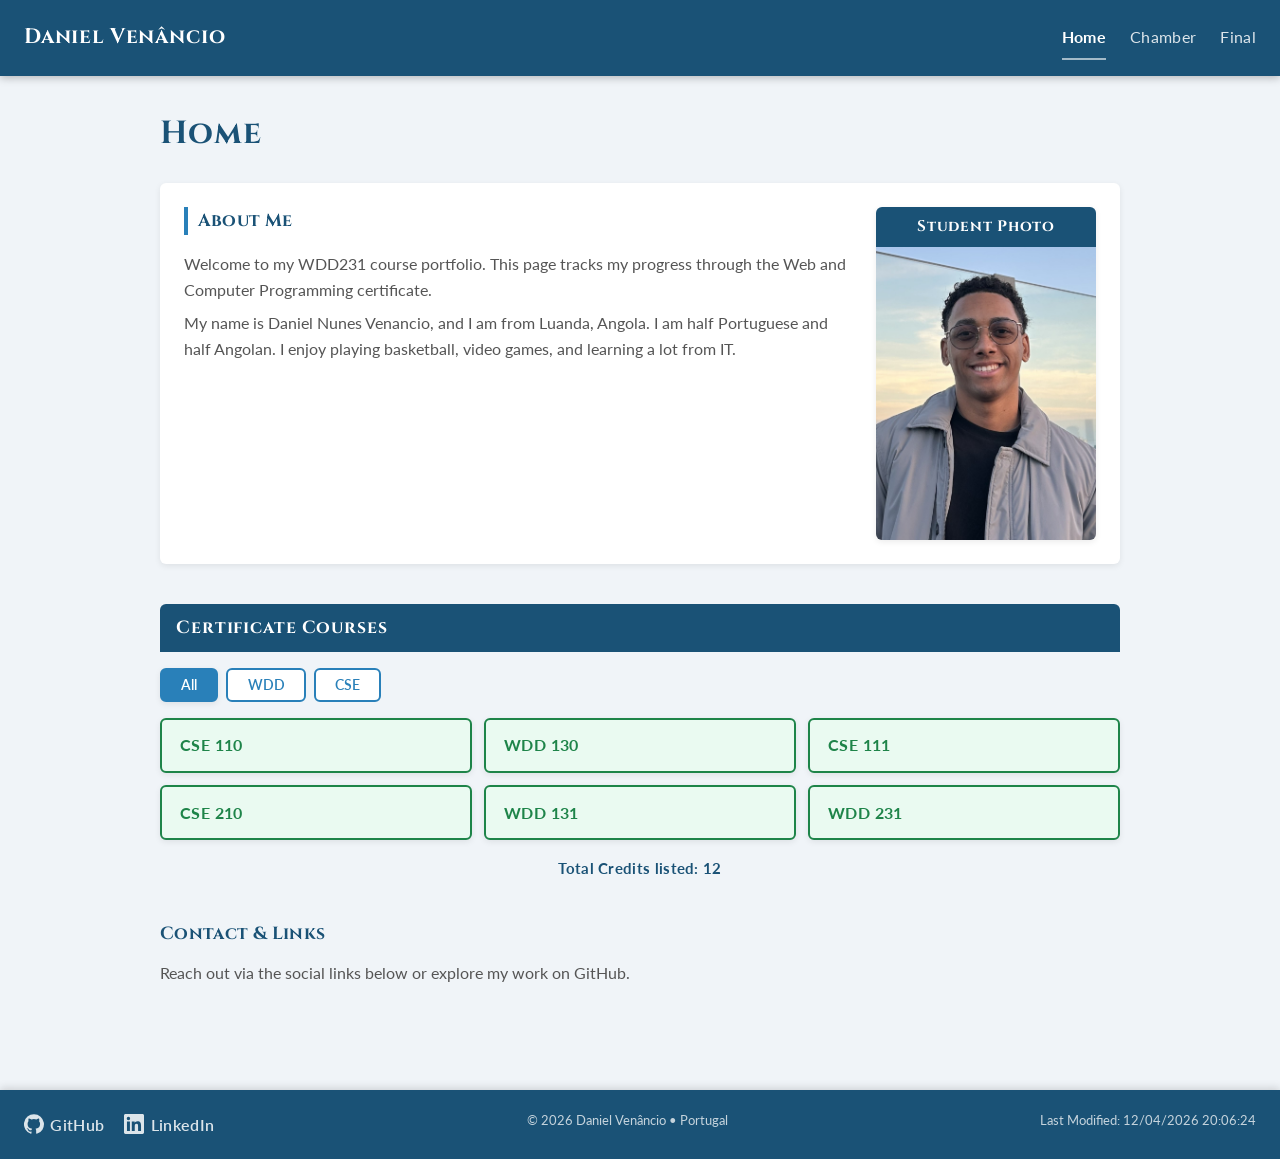
<file: index.html>
<!DOCTYPE html>
<html lang="en">
<head>
  <meta charset="UTF-8" />
  <meta name="viewport" content="width=device-width, initial-scale=1.0" />
  <meta name="description" content="Daniel's WDD231 course home page showcasing web development progress and course certificates." />
  <meta name="author" content="Daniel" />
  <title>WDD231 | Daniel's Course Home</title>

  <link rel="preconnect" href="https://fonts.googleapis.com" />
  <link rel="preconnect" href="https://fonts.gstatic.com" crossorigin />
  <link href="https://fonts.googleapis.com/css2?family=Cinzel:wght@400;700&family=Lato:wght@300;400;700&display=swap" rel="stylesheet" />

  <link rel="stylesheet" href="styles/small.css" />
  <link rel="stylesheet" href="styles/larger.css" />

  <script src="scripts/navigation.js" defer></script>
  <script src="scripts/date.js" defer></script>
  <script src="scripts/course.js" defer></script>
</head>
<body>

  <header>
    <div class="header-brand">
      <span class="site-name">Daniel Venâncio</span>
    </div>
    <button id="hamburger" aria-label="Toggle navigation" aria-expanded="false">&#9776;</button>
    <nav id="primary-nav">
      <ul>
        <li><a href="index.html" class="active">Home</a></li>
        <li><a href="chamber/directory.html">Chamber</a></li>
        <li><a href="#">Final</a></li>
      </ul>
    </nav>
  </header>

  <main>
    <h1>Home</h1>

    <section class="intro-section">
      <div class="about-text">
        <h2>About Me</h2>
        <p>Welcome to my WDD231 course portfolio. This page tracks my progress through the Web and Computer Programming certificate.</p>
        <p>My name is Daniel Nunes Venancio, and I am from Luanda, Angola. I am half Portuguese and half Angolan. I enjoy playing basketball, video games, and learning a lot from IT.</p>
      </div>
      <div class="student-photo">
        <h2>Student Photo</h2>
        <img src="images/profile.jpeg" alt="Daniel Venâncio" />
      </div>
    </section>

    <section class="courses-section">
      <h2>Certificate Courses</h2>

      <div class="filter-buttons">
        <button class="filter-btn active" data-filter="all">All</button>
        <button class="filter-btn" data-filter="WDD">WDD</button>
        <button class="filter-btn" data-filter="CSE">CSE</button>
      </div>

      <div id="course-cards" class="course-grid"></div>
      <p class="credit-total">Total Credits listed: <span id="credit-count"></span></p>
    </section>

    <section class="contact-section">
      <h2>Contact & Links</h2>
      <p>Reach out via the social links below or explore my work on GitHub.</p>
    </section>
  </main>

  <footer>
    <div class="footer-social">
      <a href="https://github.com/Daniboy1102" target="_blank" rel="noopener" aria-label="GitHub">
        <svg viewBox="0 0 24 24" xmlns="http://www.w3.org/2000/svg" aria-hidden="true"><path d="M12 .3a12 12 0 0 0-3.8 23.4c.6.1.8-.3.8-.6v-2c-3.3.7-4-1.6-4-1.6-.5-1.4-1.3-1.8-1.3-1.8-1.1-.7.1-.7.1-.7 1.2.1 1.8 1.2 1.8 1.2 1 1.8 2.8 1.3 3.5 1 .1-.8.4-1.3.7-1.6-2.7-.3-5.5-1.3-5.5-5.9 0-1.3.5-2.4 1.2-3.2-.1-.3-.5-1.5.1-3.2 0 0 1-.3 3.3 1.2a11.5 11.5 0 0 1 6 0C17 5.1 18 5.4 18 5.4c.7 1.7.2 2.9.1 3.2.8.8 1.2 1.9 1.2 3.2 0 4.6-2.8 5.6-5.5 5.9.4.4.8 1.1.8 2.2v3.3c0 .3.2.7.8.6A12 12 0 0 0 12 .3"/></svg>
        GitHub
      </a>
      <a href="https://www.linkedin.com/in/daniel-venâncio-1ba6021aa" target="_blank" rel="noopener" aria-label="LinkedIn">
        <svg viewBox="0 0 24 24" xmlns="http://www.w3.org/2000/svg" aria-hidden="true"><path d="M20.447 20.452h-3.554v-5.569c0-1.328-.027-3.037-1.852-3.037-1.853 0-2.136 1.445-2.136 2.939v5.667H9.351V9h3.414v1.561h.046c.477-.9 1.637-1.85 3.37-1.85 3.601 0 4.267 2.37 4.267 5.455v6.286zM5.337 7.433a2.062 2.062 0 0 1-2.063-2.065 2.064 2.064 0 1 1 2.063 2.065zm1.782 13.019H3.555V9h3.564v11.452zM22.225 0H1.771C.792 0 0 .774 0 1.729v20.542C0 23.227.792 24 1.771 24h20.451C23.2 24 24 23.227 24 22.271V1.729C24 .774 23.2 0 22.222 0h.003z"/></svg>
        LinkedIn
      </a>
    </div>

    <div class="footer-info">
      <p>&copy; <span id="currentyear"></span> Daniel Venâncio &bull; Portugal</p>
    </div>

    <div class="footer-modified">
      <p id="lastModified"></p>
    </div>
  </footer>

</body>
</html>
</file>
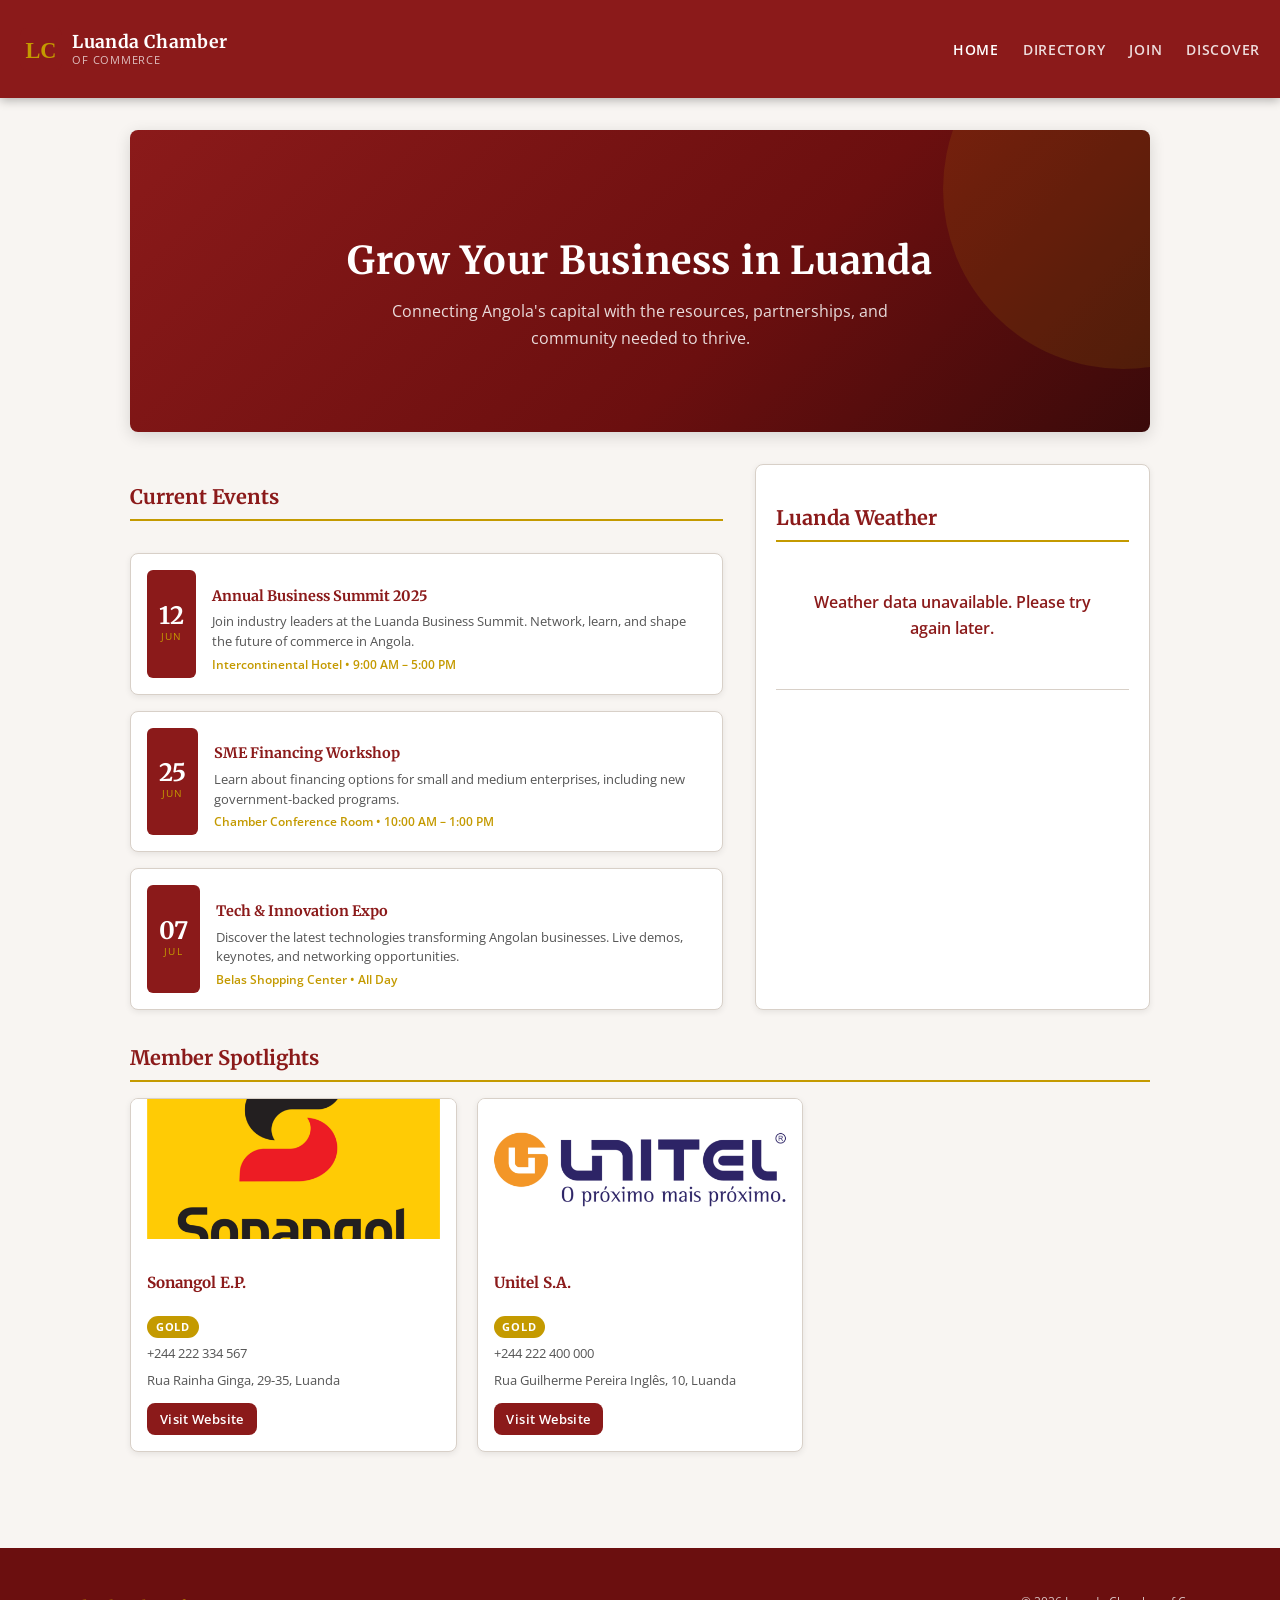
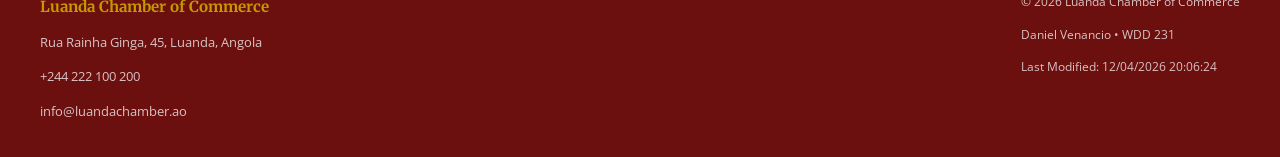
<file: chamber/index.html>
<!DOCTYPE html>
<html lang="en">
<head>
  <meta charset="UTF-8" />
  <meta name="viewport" content="width=device-width, initial-scale=1.0" />
  <meta name="description" content="Welcome to the Luanda Chamber of Commerce — supporting business growth and economic development in Luanda, Angola." />
  <meta name="author" content="Daniel Venancio" />
  <title>Home | Luanda Chamber of Commerce</title>

  <!-- Facebook Open Graph -->
  <meta property="og:title" content="Home | Luanda Chamber of Commerce" />
  <meta property="og:description" content="Welcome to the Luanda Chamber of Commerce — supporting business growth and economic development in Luanda, Angola." />
  <meta property="og:image" content="https://daniboy1102.github.io/wdd231/chamber/images/favicon.svg" />
  <meta property="og:url" content="https://daniboy1102.github.io/wdd231/chamber/index.html" />
  <meta property="og:type" content="website" />

  <link rel="icon" type="image/svg+xml" href="images/favicon.svg" />

  <link rel="preconnect" href="https://fonts.googleapis.com" />
  <link rel="preconnect" href="https://fonts.gstatic.com" crossorigin />
  <link href="https://fonts.googleapis.com/css2?family=Merriweather:wght@400;700&amp;family=Open+Sans:wght@300;400;600&amp;display=swap" rel="stylesheet" />

  <link rel="stylesheet" href="styles/normalize.css" />
  <link rel="stylesheet" href="styles/small.css" />
  <link rel="stylesheet" href="styles/larger.css" />

  <script src="scripts/navigation.js" defer></script>
  <script src="scripts/date.js" defer></script>
  <script src="scripts/home.js" defer></script>
</head>
<body>

  <header>
    <div class="header-brand">
      <img src="images/favicon.svg" alt="Luanda Chamber of Commerce logo" class="chamber-logo" />
      <div class="brand-text">
        <span class="site-name">Luanda Chamber</span>
        <span class="site-tagline">of Commerce</span>
      </div>
    </div>
    <button id="hamburger" aria-label="Toggle navigation" aria-expanded="false">&#9776;</button>
    <nav id="primary-nav">
      <ul>
        <li><a href="index.html" class="active">Home</a></li>
        <li><a href="directory.html">Directory</a></li>
        <li><a href="join.html">Join</a></li>
        <li><a href="discover.html">Discover</a></li>
      </ul>
    </nav>
  </header>

  <main>

    <!-- HERO -->
    <section class="home-hero" aria-label="Welcome banner">
      <div class="hero-content">
        <h1>Grow Your Business in Luanda</h1>
        <p>Connecting Angola's capital with the resources, partnerships, and community needed to thrive.</p>
      </div>
    </section>

    <!-- side by side-->
    <div class="home-grid">

      <section class="home-events" aria-label="Current Events">
        <h2 class="section-title">Current Events</h2>
        <article class="event-card">
          <div class="event-date">
            <span class="event-day">12</span>
            <span class="event-month">JUN</span>
          </div>
          <div class="event-info">
            <h3>Annual Business Summit 2025</h3>
            <p>Join industry leaders at the Luanda Business Summit. Network, learn, and shape the future of commerce in Angola.</p>
            <p class="event-meta">Intercontinental Hotel &bull; 9:00 AM – 5:00 PM</p>
          </div>
        </article>
        <article class="event-card">
          <div class="event-date">
            <span class="event-day">25</span>
            <span class="event-month">JUN</span>
          </div>
          <div class="event-info">
            <h3>SME Financing Workshop</h3>
            <p>Learn about financing options for small and medium enterprises, including new government-backed programs.</p>
            <p class="event-meta">Chamber Conference Room &bull; 10:00 AM – 1:00 PM</p>
          </div>
        </article>
        <article class="event-card">
          <div class="event-date">
            <span class="event-day">07</span>
            <span class="event-month">JUL</span>
          </div>
          <div class="event-info">
            <h3>Tech &amp; Innovation Expo</h3>
            <p>Discover the latest technologies transforming Angolan businesses. Live demos, keynotes, and networking opportunities.</p>
            <p class="event-meta">Belas Shopping Center &bull; All Day</p>
          </div>
        </article>
      </section>

      <section class="home-weather" aria-label="Local Weather">
        <h2 class="section-title">Luanda Weather</h2>
        <div id="weather-current" class="weather-current">
          <p class="weather-loading">Loading weather data…</p>
        </div>
        <div id="weather-forecast" class="weather-forecast"></div>
      </section>

    </div>

    <!-- SPOTLIGHTS -->
    <section class="home-spotlights" aria-label="Member Spotlights">
      <h2 class="section-title">Member Spotlights</h2>
      <div id="spotlights-display" class="spotlights-grid">
        <p class="weather-loading">Loading spotlights…</p>
      </div>
    </section>

  </main>

  <footer>
    <div class="footer-contact">
      <h3>Luanda Chamber of Commerce</h3>
      <p>Rua Rainha Ginga, 45, Luanda, Angola</p>
      <p>+244 222 100 200</p>
      <p>info@luandachamber.ao</p>
    </div>

    <div class="footer-info">
      <p>&copy; <span id="currentyear"></span> Luanda Chamber of Commerce</p>
      <p>Daniel Venancio &bull; WDD 231</p>
      <p id="lastModified"></p>
    </div>
  </footer>

</body>
</html>
</file>
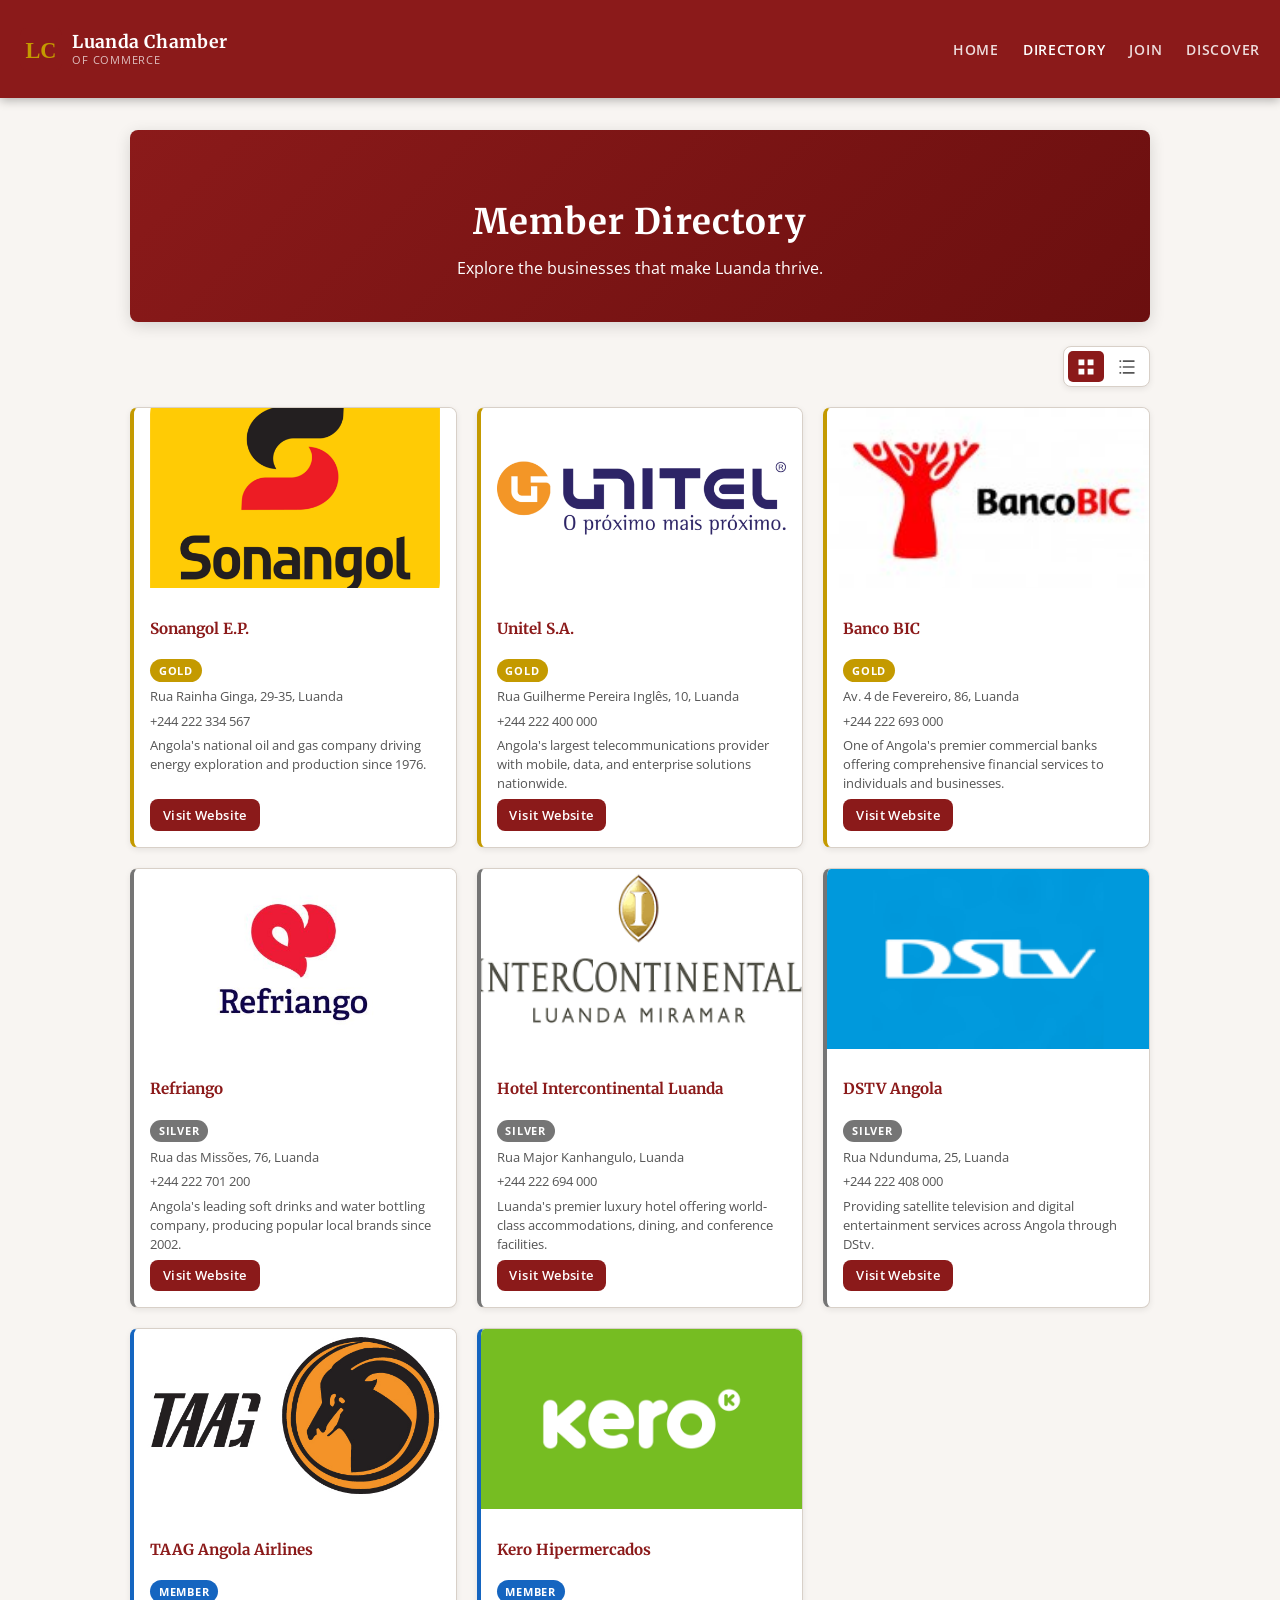
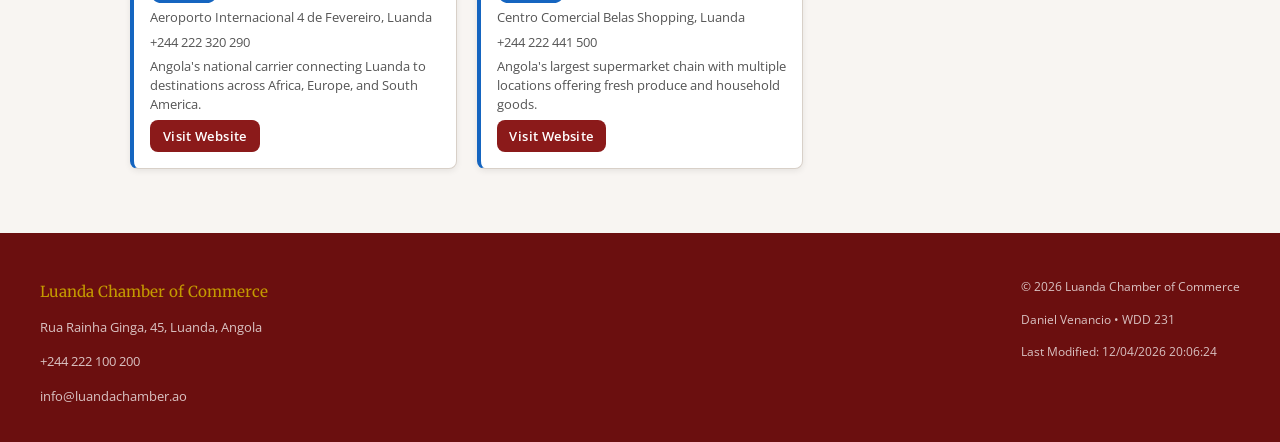
<file: chamber/directory.html>
<!DOCTYPE html>
<html lang="en">
<head>
  <meta charset="UTF-8" />
  <meta name="viewport" content="width=device-width, initial-scale=1.0" />
  <meta name="description" content="Browse member businesses of the Luanda Chamber of Commerce. Find local services, contacts, and resources for businesses in Luanda, Angola." />
  <meta name="author" content="Daniel Venancio" />
  <title>Member Directory | Luanda Chamber of Commerce</title>

  <!-- Facebook Open Graph -->
  <meta property="og:title" content="Member Directory | Luanda Chamber of Commerce" />
  <meta property="og:description" content="Browse member businesses of the Luanda Chamber of Commerce. Find local services, contacts, and resources for businesses in Luanda, Angola." />
  <meta property="og:image" content="https://daniboy1102.github.io/wdd231/chamber/images/favicon.svg" />
  <meta property="og:url" content="https://daniboy1102.github.io/wdd231/chamber/directory.html" />
  <meta property="og:type" content="website" />

  <link rel="icon" type="image/svg+xml" href="images/favicon.svg" />

  <link rel="preconnect" href="https://fonts.googleapis.com" />
  <link rel="preconnect" href="https://fonts.gstatic.com" crossorigin />
  <link href="https://fonts.googleapis.com/css2?family=Merriweather:wght@400;700&amp;family=Open+Sans:wght@300;400;600&amp;display=swap" rel="stylesheet" />

  <link rel="stylesheet" href="styles/normalize.css" />
  <link rel="stylesheet" href="styles/small.css" />
  <link rel="stylesheet" href="styles/larger.css" />

  <script src="scripts/navigation.js" defer></script>
  <script src="scripts/date.js" defer></script>
  <script src="scripts/directory.js" defer></script>
</head>
<body>

  <header>
    <div class="header-brand">
      <img src="images/favicon.svg" alt="Luanda Chamber of Commerce logo" class="chamber-logo" />
      <div class="brand-text">
        <span class="site-name">Luanda Chamber</span>
        <span class="site-tagline">of Commerce</span>
      </div>
    </div>
    <button id="hamburger" aria-label="Toggle navigation" aria-expanded="false">&#9776;</button>
    <nav id="primary-nav">
      <ul>
        <li><a href="index.html">Home</a></li>
        <li><a href="directory.html" class="active">Directory</a></li>
        <li><a href="join.html">Join</a></li>
        <li><a href="discover.html">Discover</a></li>
      </ul>
    </nav>
  </header>

  <main>
    <section class="directory-hero">
      <h1>Member Directory</h1>
      <p>Explore the businesses that make Luanda thrive.</p>
    </section>

    <section class="directory-controls" aria-label="View options">
      <div class="view-toggle">
        <button id="grid-btn" class="view-btn active" aria-label="Grid view" title="Grid view">
          <svg viewBox="0 0 24 24" xmlns="http://www.w3.org/2000/svg" aria-hidden="true">
            <path d="M3 3h7v7H3V3zm0 11h7v7H3v-7zm11-11h7v7h-7V3zm0 11h7v7h-7v-7z"/>
          </svg>
        </button>
        <button id="list-btn" class="view-btn" aria-label="List view" title="List view">
          <svg viewBox="0 0 24 24" xmlns="http://www.w3.org/2000/svg" aria-hidden="true">
            <path d="M3 4h2v2H3V4zm4 0h14v2H7V4zm-4 7h2v2H3v-2zm4 0h14v2H7v-2zm-4 7h2v2H3v-2zm4 0h14v2H7v-2z"/>
          </svg>
        </button>
      </div>
    </section>

    <div id="members-display" class="members-grid"></div>
  </main>

  <footer>
    <div class="footer-contact">
      <p class="footer-heading">Luanda Chamber of Commerce</p>
      <p>Rua Rainha Ginga, 45, Luanda, Angola</p>
      <p>+244 222 100 200</p>
      <p>info@luandachamber.ao</p>
    </div>

    <div class="footer-info">
      <p>&copy; <span id="currentyear"></span> Luanda Chamber of Commerce</p>
      <p>Daniel Venancio &bull; WDD 231</p>
      <p id="lastModified"></p>
    </div>
  </footer>

</body>
</html>
</file>
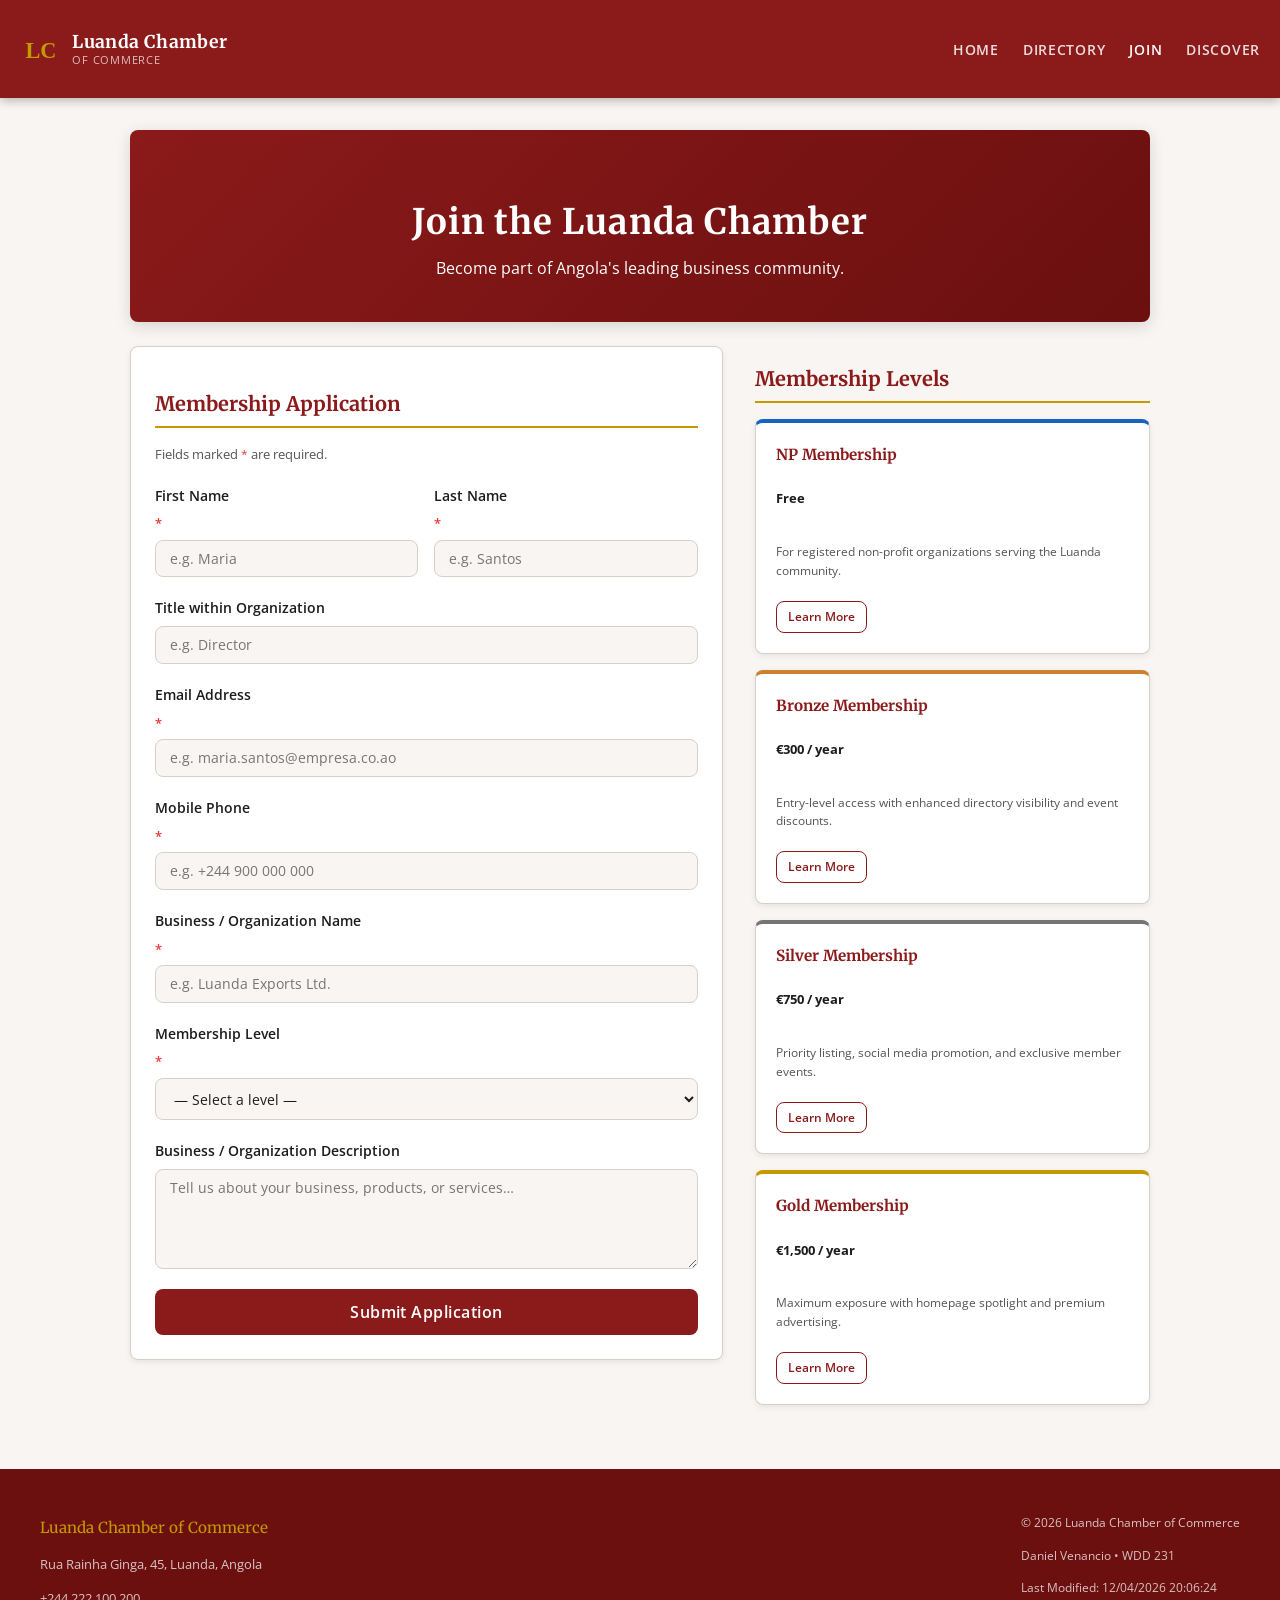
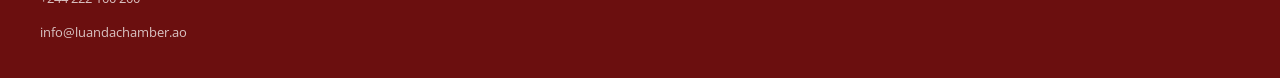
<file: chamber/join.html>
<!DOCTYPE html>
<html lang="en">
<head>
  <meta charset="UTF-8" />
  <meta name="viewport" content="width=device-width, initial-scale=1.0" />
  <meta name="description" content="Apply to join the Luanda Chamber of Commerce. Choose a membership level and become part of Angola's leading business community." />
  <meta name="author" content="Daniel Venancio" />
  <title>Join | Luanda Chamber of Commerce</title>

  <!-- Facebook Open Graph -->
  <meta property="og:title" content="Join | Luanda Chamber of Commerce" />
  <meta property="og:description" content="Apply to join the Luanda Chamber of Commerce and access exclusive business resources, networking, and promotion opportunities." />
  <meta property="og:image" content="https://daniboy1102.github.io/wdd231/chamber/images/favicon.svg" />
  <meta property="og:url" content="https://daniboy1102.github.io/wdd231/chamber/join.html" />
  <meta property="og:type" content="website" />

  <link rel="icon" type="image/svg+xml" href="images/favicon.svg" />

  <link rel="preconnect" href="https://fonts.googleapis.com" />
  <link rel="preconnect" href="https://fonts.gstatic.com" crossorigin />
  <link href="https://fonts.googleapis.com/css2?family=Merriweather:wght@400;700&amp;family=Open+Sans:wght@300;400;600&amp;display=swap" rel="stylesheet" />

  <link rel="stylesheet" href="styles/normalize.css" />
  <link rel="stylesheet" href="styles/small.css" />
  <link rel="stylesheet" href="styles/larger.css" />

  <script src="scripts/navigation.js" defer></script>
  <script src="scripts/date.js" defer></script>
  <script src="scripts/join.js" defer></script>
</head>
<body>

  <header>
    <div class="header-brand">
      <img src="images/favicon.svg" alt="Luanda Chamber of Commerce logo" class="chamber-logo" />
      <div class="brand-text">
        <span class="site-name">Luanda Chamber</span>
        <span class="site-tagline">of Commerce</span>
      </div>
    </div>
    <button id="hamburger" aria-label="Toggle navigation" aria-expanded="false">&#9776;</button>
    <nav id="primary-nav">
      <ul>
        <li><a href="index.html">Home</a></li>
        <li><a href="directory.html">Directory</a></li>
        <li><a href="join.html" class="active">Join</a></li>
        <li><a href="discover.html">Discover</a></li>
      </ul>
    </nav>
  </header>

  <main>

    <!-- HERO -->
    <section class="directory-hero" aria-label="Join page banner">
      <h1>Join the Luanda Chamber</h1>
      <p>Become part of Angola's leading business community.</p>
    </section>

    <!-- FORM + MEMBERSHIP CARDS -->
    <div class="join-layout">

      <!-- MEMBERSHIP APPLICATION FORM -->
      <section class="join-form-section" aria-label="Membership application form">
        <h2 class="section-title">Membership Application</h2>
        <p class="form-note">Fields marked <span class="required-mark">*</span> are required.</p>

        <form action="thankyou.html" method="get" id="join-form">

          <!-- First Name + Last Name -->
          <div class="form-row">
            <div class="form-group">
              <label>
                First Name <span class="required-mark">*</span>
                <input
                  type="text"
                  name="first-name"
                  title="Enter your first name"
                  autocomplete="given-name"
                  placeholder="e.g. Maria"
                  required
                />
              </label>
            </div>
            <div class="form-group">
              <label>
                Last Name <span class="required-mark">*</span>
                <input
                  type="text"
                  name="last-name"
                  title="Enter your last name"
                  autocomplete="family-name"
                  placeholder="e.g. Santos"
                  required
                />
              </label>
            </div>
          </div>

          <!-- Organizational Title -->
          <div class="form-group">
            <label>
              Title within Organization
              <input
                type="text"
                name="org-title"
                title="Enter your title within the organization — letters, hyphens, and spaces only, minimum 7 characters"
                autocomplete="organization-title"
                placeholder="e.g. Director"
                pattern="[-a-zA-Z ]{7,}"
              />
            </label>
          </div>

          <!-- Email -->
          <div class="form-group">
            <label>
              Email Address <span class="required-mark">*</span>
              <input
                type="email"
                name="email"
                title="Enter a valid email address"
                autocomplete="email"
                placeholder="e.g. maria.santos@empresa.co.ao"
                required
              />
            </label>
          </div>

          <!-- Mobile Phone -->
          <div class="form-group">
            <label>
              Mobile Phone <span class="required-mark">*</span>
              <input
                type="tel"
                name="mobile-phone"
                title="Enter your mobile phone number"
                autocomplete="tel"
                placeholder="e.g. +244 900 000 000"
                required
              />
            </label>
          </div>

          <!-- Business / Organization Name -->
          <div class="form-group">
            <label>
              Business / Organization Name <span class="required-mark">*</span>
              <input
                type="text"
                name="org-name"
                title="Enter your business or organization name"
                autocomplete="organization"
                placeholder="e.g. Luanda Exports Ltd."
                required
              />
            </label>
          </div>

          <!-- Membership Level -->
          <div class="form-group">
            <label>
              Membership Level <span class="required-mark">*</span>
              <select name="membership-level" title="Select a membership level" required>
                <option value="" disabled selected>— Select a level —</option>
                <option value="np">NP Membership — Non-Profit (Free)</option>
                <option value="bronze">Bronze Membership</option>
                <option value="silver">Silver Membership</option>
                <option value="gold">Gold Membership</option>
              </select>
            </label>
          </div>

          <!-- Business Description -->
          <div class="form-group">
            <label>
              Business / Organization Description
              <textarea
                name="org-description"
                title="Briefly describe your business or organization"
                placeholder="Tell us about your business, products, or services…"
                rows="4"
              ></textarea>
            </label>
          </div>

          <!-- Hidden Timestamp -->
          <input type="hidden" name="timestamp" id="timestamp" />

          <!-- Submit -->
          <input type="submit" value="Submit Application" class="form-submit" />

        </form>
      </section>

      <!-- MEMBERSHIP LEVEL CARDS -->
      <aside class="membership-levels" aria-label="Membership level options">
        <h2 class="section-title">Membership Levels</h2>
        <div class="level-cards">

          <div class="level-card card-np">
            <h3>NP Membership</h3>
            <p class="level-fee">Free</p>
            <p class="level-tagline">For registered non-profit organizations serving the Luanda community.</p>
            <a href="#" class="modal-link" data-modal="modal-np" aria-haspopup="dialog">Learn More</a>
          </div>

          <div class="level-card card-bronze">
            <h3>Bronze Membership</h3>
            <p class="level-fee">€300 / year</p>
            <p class="level-tagline">Entry-level access with enhanced directory visibility and event discounts.</p>
            <a href="#" class="modal-link" data-modal="modal-bronze" aria-haspopup="dialog">Learn More</a>
          </div>

          <div class="level-card card-silver">
            <h3>Silver Membership</h3>
            <p class="level-fee">€750 / year</p>
            <p class="level-tagline">Priority listing, social media promotion, and exclusive member events.</p>
            <a href="#" class="modal-link" data-modal="modal-silver" aria-haspopup="dialog">Learn More</a>
          </div>

          <div class="level-card card-gold">
            <h3>Gold Membership</h3>
            <p class="level-fee">€1,500 / year</p>
            <p class="level-tagline">Maximum exposure with homepage spotlight and premium advertising.</p>
            <a href="#" class="modal-link" data-modal="modal-gold" aria-haspopup="dialog">Learn More</a>
          </div>

        </div>
      </aside>

    </div>

  </main>

  <!-- MODALS -->

  <dialog id="modal-np" aria-labelledby="modal-np-title">
    <div class="modal-header">
      <div>
        <h2 id="modal-np-title">NP Membership</h2>
        <p class="modal-fee">Free — for registered non-profit organizations</p>
      </div>
      <button class="modal-close" type="button" aria-label="Close dialog">&times;</button>
    </div>
    <div class="modal-benefits">
      <ul>
        <li>Basic business listing in the member directory</li>
        <li>Monthly chamber e-newsletter subscription</li>
        <li>Access to all public chamber events and forums</li>
        <li>Networking opportunities with member businesses</li>
        <li>Use of the "Member of Luanda Chamber" designation</li>
      </ul>
    </div>
  </dialog>

  <dialog id="modal-bronze" aria-labelledby="modal-bronze-title">
    <div class="modal-header">
      <div>
        <h2 id="modal-bronze-title">Bronze Membership</h2>
        <p class="modal-fee">€300 / year</p>
      </div>
      <button class="modal-close" type="button" aria-label="Close dialog">&times;</button>
    </div>
    <div class="modal-benefits">
      <ul>
        <li>All NP Membership benefits</li>
        <li>Enhanced directory listing with logo and photo</li>
        <li>10% discount on all chamber-hosted events</li>
        <li>Access to member-only business development workshops</li>
        <li>Quarterly recognition in the chamber newsletter</li>
        <li>Invitation to Bronze &amp; above member mixers</li>
      </ul>
    </div>
  </dialog>

  <dialog id="modal-silver" aria-labelledby="modal-silver-title">
    <div class="modal-header">
      <div>
        <h2 id="modal-silver-title">Silver Membership</h2>
        <p class="modal-fee">€750 / year</p>
      </div>
      <button class="modal-close" type="button" aria-label="Close dialog">&times;</button>
    </div>
    <div class="modal-benefits">
      <ul>
        <li>All Bronze Membership benefits</li>
        <li>Priority placement in the member directory</li>
        <li>20% discount on all chamber-hosted events</li>
        <li>Monthly social media promotion on chamber channels</li>
        <li>Access to exclusive Silver &amp; Gold networking events</li>
        <li>Annual business spotlight feature in the newsletter</li>
        <li>Complimentary table at the annual business summit</li>
      </ul>
    </div>
  </dialog>

  <dialog id="modal-gold" aria-labelledby="modal-gold-title">
    <div class="modal-header">
      <div>
        <h2 id="modal-gold-title">Gold Membership</h2>
        <p class="modal-fee">€1,500 / year</p>
      </div>
      <button class="modal-close" type="button" aria-label="Close dialog">&times;</button>
    </div>
    <div class="modal-benefits">
      <ul>
        <li>All Silver Membership benefits</li>
        <li>Rotating spotlight feature on the chamber homepage</li>
        <li>30% discount on all chamber-hosted events</li>
        <li>Weekly social media promotion on chamber channels</li>
        <li>Speaking opportunities at chamber-hosted events</li>
        <li>Premium advertising placement in chamber publications</li>
        <li>Dedicated account manager and priority support</li>
        <li>VIP access and reserved seating at the annual business summit</li>
      </ul>
    </div>
  </dialog>

  <footer>
    <div class="footer-contact">
      <p class="footer-heading">Luanda Chamber of Commerce</p>
      <p>Rua Rainha Ginga, 45, Luanda, Angola</p>
      <p>+244 222 100 200</p>
      <p>info@luandachamber.ao</p>
    </div>
    <div class="footer-info">
      <p>&copy; <span id="currentyear"></span> Luanda Chamber of Commerce</p>
      <p>Daniel Venancio &bull; WDD 231</p>
      <p id="lastModified"></p>
    </div>
  </footer>

</body>
</html>
</file>
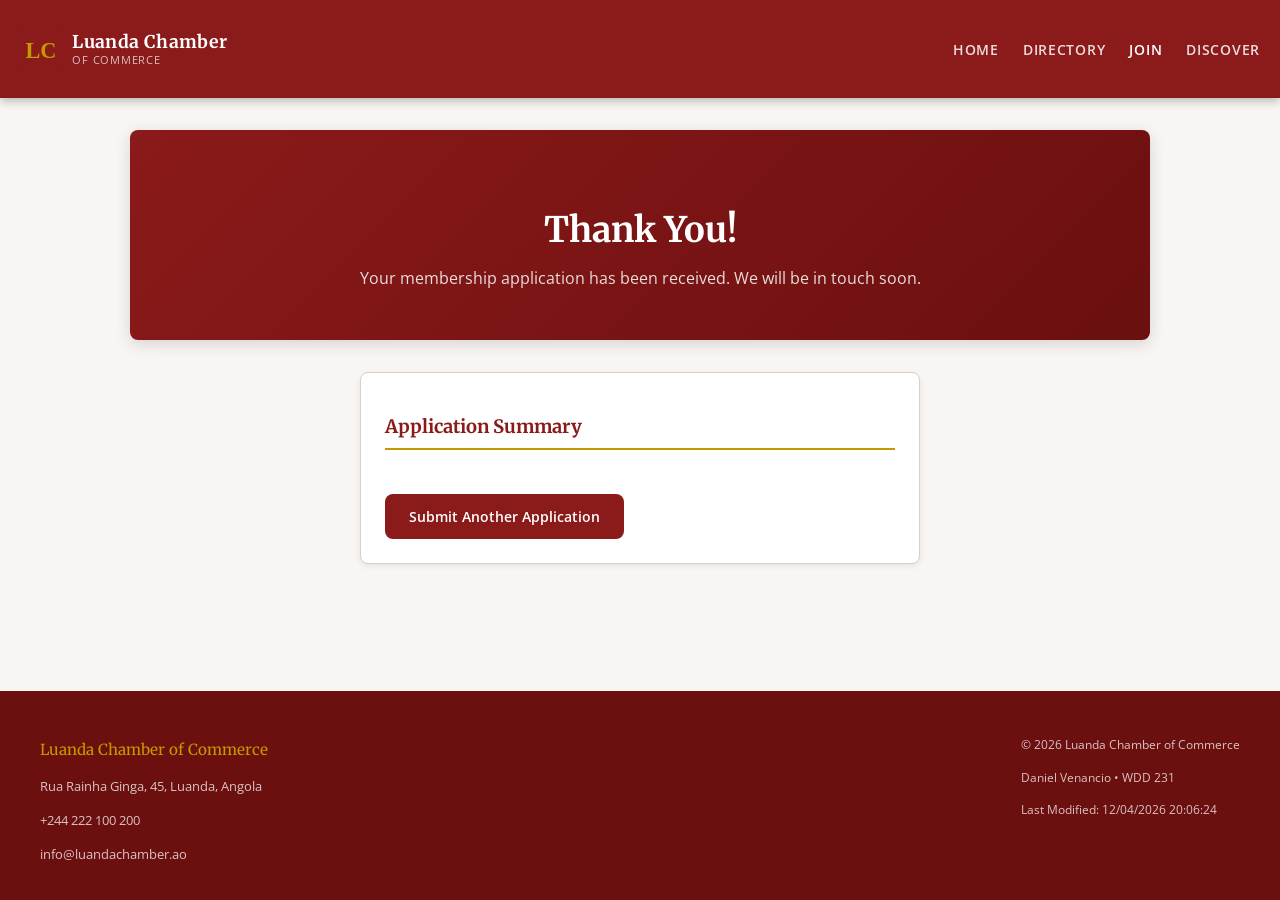
<file: chamber/thankyou.html>
<!DOCTYPE html>
<html lang="en">
<head>
  <meta charset="UTF-8" />
  <meta name="viewport" content="width=device-width, initial-scale=1.0" />
  <meta name="description" content="Thank you for applying to the Luanda Chamber of Commerce. Your application has been received." />
  <meta name="author" content="Daniel Venancio" />
  <title>Thank You | Luanda Chamber of Commerce</title>

  <link rel="icon" type="image/svg+xml" href="images/favicon.svg" />

  <link rel="preconnect" href="https://fonts.googleapis.com" />
  <link rel="preconnect" href="https://fonts.gstatic.com" crossorigin />
  <link href="https://fonts.googleapis.com/css2?family=Merriweather:wght@400;700&amp;family=Open+Sans:wght@300;400;600&amp;display=swap" rel="stylesheet" />

  <link rel="stylesheet" href="styles/normalize.css" />
  <link rel="stylesheet" href="styles/small.css" />
  <link rel="stylesheet" href="styles/larger.css" />

  <script src="scripts/navigation.js" defer></script>
  <script src="scripts/date.js" defer></script>
  <script src="scripts/thankyou.js" defer></script>
</head>
<body>

  <header>
    <div class="header-brand">
      <img src="images/favicon.svg" alt="Luanda Chamber of Commerce logo" class="chamber-logo" />
      <div class="brand-text">
        <span class="site-name">Luanda Chamber</span>
        <span class="site-tagline">of Commerce</span>
      </div>
    </div>
    <button id="hamburger" aria-label="Toggle navigation" aria-expanded="false">&#9776;</button>
    <nav id="primary-nav">
      <ul>
        <li><a href="index.html">Home</a></li>
        <li><a href="directory.html">Directory</a></li>
        <li><a href="join.html" class="active">Join</a></li>
        <li><a href="discover.html">Discover</a></li>
      </ul>
    </nav>
  </header>

  <main>

    <section class="thankyou-hero" aria-label="Thank you banner">
      <h1>Thank You!</h1>
      <p>Your membership application has been received. We will be in touch soon.</p>
    </section>

    <section class="submitted-info" aria-label="Application summary">
      <h2>Application Summary</h2>
      <div id="submitted-data">
        <!-- Populated by thankyou.js from URL parameters -->
      </div>
      <a href="join.html" class="back-link">Submit Another Application</a>
    </section>

  </main>

  <footer>
    <div class="footer-contact">
      <p class="footer-heading">Luanda Chamber of Commerce</p>
      <p>Rua Rainha Ginga, 45, Luanda, Angola</p>
      <p>+244 222 100 200</p>
      <p>info@luandachamber.ao</p>
    </div>
    <div class="footer-info">
      <p>&copy; <span id="currentyear"></span> Luanda Chamber of Commerce</p>
      <p>Daniel Venancio &bull; WDD 231</p>
      <p id="lastModified"></p>
    </div>
  </footer>

</body>
</html>
</file>
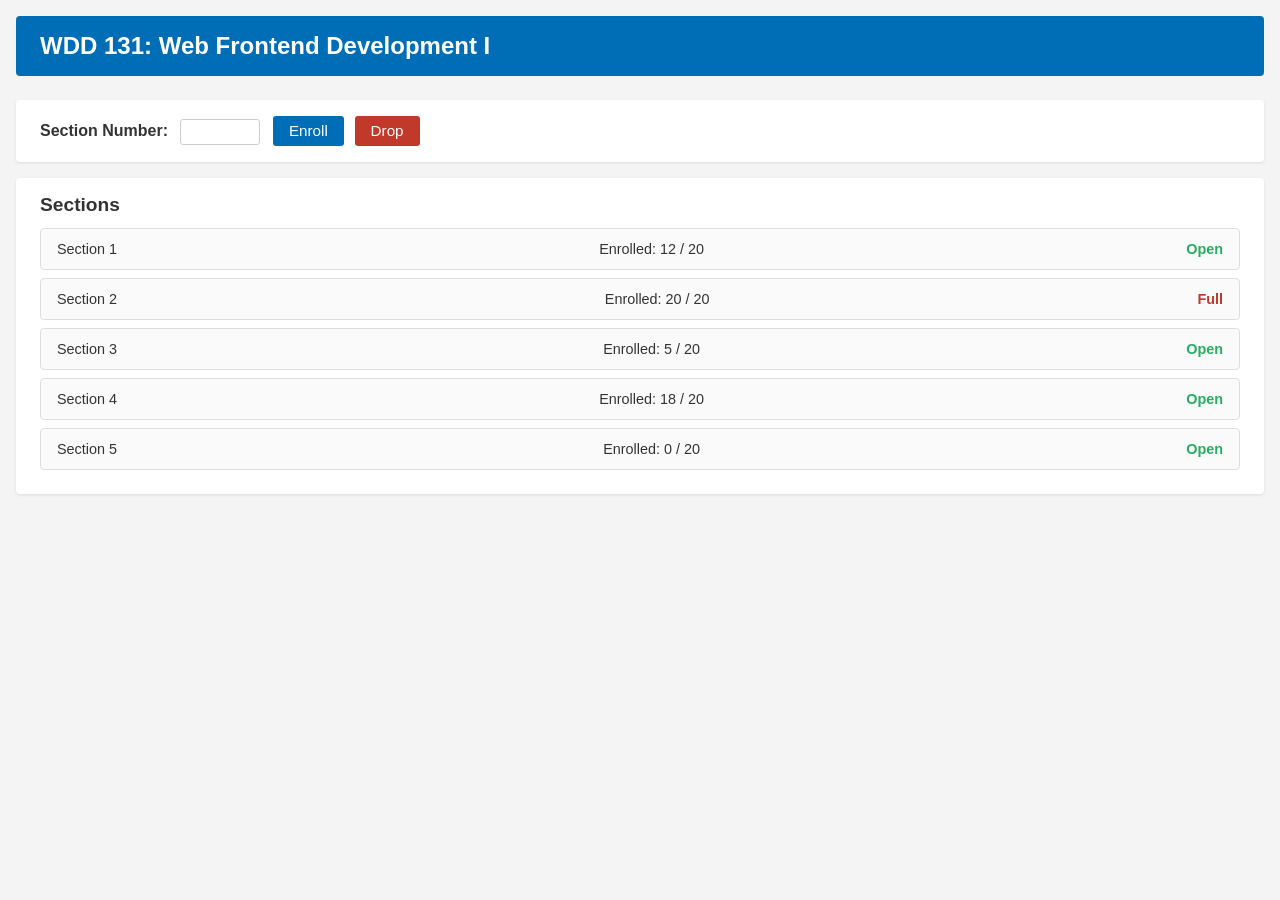
<file: W03/modules.html>
<!DOCTYPE html>
<html lang="en">
<head>
  <meta charset="UTF-8" />
  <meta name="viewport" content="width=device-width, initial-scale=1.0" />
  <title>ES Modules - Course Enrollment</title>
  <link rel="stylesheet" href="styles/modules.css" />
</head>
<body>
  <header>
    <h1 id="courseTitle"></h1>
  </header>

  <main>
    <section>
      <label for="sectionNumber">Section Number:</label>
      <input type="number" id="sectionNumber" min="1" />
      <button id="enrollStudent">Enroll</button>
      <button id="dropStudent">Drop</button>
    </section>

    <section>
      <h2>Sections</h2>
      <div id="sections"></div>
    </section>
  </main>

  <script type="module" src="scripts/modules.mjs"></script>
</body>
</html>
</file>
<file: styles/small.css>
/* === small.css — mobile-first base styles === */

:root {
  --primary: #1a5276;
  --accent: #2980b9;
  --bg: #f0f4f8;
  --white: #ffffff;
  --text: #222222;
  --text-muted: #555555;
  --completed: #1e8449;
  --font: 'Lato', sans-serif;
  --font-heading: 'Cinzel', serif;
  --shadow-sm: 0 2px 6px rgba(0, 0, 0, 0.08);
  --shadow-md: 0 4px 16px rgba(0, 0, 0, 0.12);
  --radius: 6px;
}

* {
  box-sizing: border-box;
  margin: 0;
  padding: 0;
}

body {
  font-family: var(--font);
  background-color: var(--bg);
  color: var(--text);
  line-height: 1.6;
}

/* HEADER */
header {
  background-color: var(--primary);
  color: var(--white);
  padding: 1rem 1.5rem;
  display: flex;
  align-items: center;
  justify-content: space-between;
  flex-wrap: wrap;
  box-shadow: 0 2px 8px rgba(0, 0, 0, 0.25);
}

.header-brand {
  display: flex;
  align-items: center;
  gap: 0.5rem;
}

.site-name {
  font-family: var(--font-heading);
  font-size: 1.3rem;
  font-weight: 700;
  color: var(--white);
  letter-spacing: 0.04em;
}

#hamburger {
  background: none;
  border: 2px solid rgba(255, 255, 255, 0.6);
  color: var(--white);
  font-size: 1.3rem;
  padding: 0.2rem 0.6rem;
  cursor: pointer;
  border-radius: var(--radius);
  transition: border-color 0.2s;
}

#hamburger:hover {
  border-color: var(--white);
}

/* NAV — hidden on small screens */
#primary-nav {
  width: 100%;
  max-height: 0;
  overflow: hidden;
  transition: max-height 0.3s ease;
}

#primary-nav.open {
  max-height: 200px;
}

#primary-nav ul {
  list-style: none;
  display: flex;
  flex-direction: column;
  padding-top: 0.5rem;
}

#primary-nav a {
  display: block;
  padding: 0.5rem 0;
  color: rgba(255, 255, 255, 0.85);
  text-decoration: none;
  transition: color 0.2s;
  letter-spacing: 0.02em;
}

#primary-nav a:hover {
  color: var(--white);
}

#primary-nav a.active {
  color: var(--white);
  font-weight: 700;
  border-bottom: 2px solid rgba(255, 255, 255, 0.6);
}

/* MAIN */
main {
  padding: 2rem 1.25rem;
  max-width: 1000px;
  margin: 0 auto;
}

h1 {
  font-family: var(--font-heading);
  font-size: 2rem;
  margin-bottom: 1.5rem;
  color: var(--primary);
  letter-spacing: 0.03em;
}

h2 {
  font-family: var(--font-heading);
  font-size: 1.1rem;
  margin-bottom: 0.75rem;
  color: var(--primary);
  letter-spacing: 0.02em;
}

section {
  margin-bottom: 2.5rem;
}

p {
  color: var(--text-muted);
  margin-bottom: 0.5rem;
}

/* INTRO SECTION */
.intro-section {
  display: flex;
  flex-direction: column;
  gap: 1.5rem;
  margin-bottom: 2.5rem;
  background: var(--white);
  border-radius: var(--radius);
  box-shadow: var(--shadow-sm);
  padding: 1.5rem;
}

.about-text {
  flex: 1;
}

.about-text h2 {
  border-left: 4px solid var(--accent);
  padding-left: 0.6rem;
  margin-bottom: 1rem;
}

.student-photo {
  display: flex;
  flex-direction: column;
  align-items: center;
  gap: 0;
  border-radius: var(--radius);
  overflow: hidden;
  box-shadow: var(--shadow-sm);
}

.student-photo h2 {
  width: 100%;
  text-align: center;
  background-color: var(--primary);
  color: var(--white);
  padding: 0.5rem;
  margin: 0;
  font-size: 0.95rem;
  letter-spacing: 0.05em;
}

.student-photo img {
  width: 100%;
  max-width: 280px;
  aspect-ratio: 3 / 4;
  object-fit: cover;
  background-color: #ccc;
  display: block;
}

/* COURSES SECTION */
.courses-section h2 {
  background-color: var(--primary);
  color: var(--white);
  padding: 0.6rem 1rem;
  border-radius: var(--radius) var(--radius) 0 0;
  margin-bottom: 1rem;
  letter-spacing: 0.05em;
}

/* FILTER BUTTONS */
.filter-buttons {
  display: flex;
  gap: 0.5rem;
  margin-bottom: 1rem;
  flex-wrap: wrap;
}

.filter-btn {
  padding: 0.4rem 1.2rem;
  border: 2px solid var(--accent);
  background: var(--white);
  color: var(--accent);
  cursor: pointer;
  font-size: 0.9rem;
  border-radius: var(--radius);
  font-family: var(--font);
  font-weight: 600;
  transition: background 0.2s, color 0.2s, box-shadow 0.2s;
}

.filter-btn:hover {
  background: var(--accent);
  color: var(--white);
  box-shadow: var(--shadow-sm);
}

.filter-btn.active {
  background: var(--accent);
  color: var(--white);
  box-shadow: var(--shadow-sm);
}

/* COURSE CARDS */
.course-grid {
  display: grid;
  grid-template-columns: 1fr;
  gap: 0.75rem;
}

.course-card {
  background: var(--white);
  border: 2px solid #d5dde5;
  padding: 0.8rem 1.1rem;
  display: flex;
  justify-content: space-between;
  align-items: center;
  border-radius: var(--radius);
  box-shadow: var(--shadow-sm);
  transition: transform 0.15s, box-shadow 0.15s;
}

.course-card:hover {
  transform: translateY(-2px);
  box-shadow: var(--shadow-md);
}

.course-card.completed {
  border-color: var(--completed);
  background: #eafaf1;
}

.course-code {
  font-weight: 700;
  letter-spacing: 0.03em;
}

.course-card.completed .course-code {
  color: var(--completed);
}

/* CREDIT TOTAL */
.credit-total {
  margin-top: 1rem;
  font-weight: 700;
  color: var(--primary);
  text-align: center;
  font-size: 0.95rem;
  letter-spacing: 0.02em;
}

/* FOOTER */
footer {
  background-color: var(--primary);
  color: var(--white);
  padding: 1.25rem 1.5rem;
  text-align: center;
  display: flex;
  flex-direction: column;
  gap: 0.6rem;
  margin-top: 2rem;
  box-shadow: 0 -2px 8px rgba(0, 0, 0, 0.15);
}

.footer-social {
  display: flex;
  justify-content: center;
  gap: 1.25rem;
}

.footer-social a {
  color: rgba(255, 255, 255, 0.85);
  text-decoration: none;
  display: flex;
  align-items: center;
  gap: 0.4rem;
  font-weight: 600;
  letter-spacing: 0.02em;
  transition: color 0.2s;
}

.footer-social a:hover {
  color: var(--white);
}

.footer-social svg {
  width: 20px;
  height: 20px;
  fill: currentColor;
}

.footer-info p,
.footer-modified p {
  font-size: 0.82rem;
  color: rgba(255, 255, 255, 0.75);
}
</file>
<file: styles/larger.css>
/* === larger.css — larger screen overrides === */

@media (min-width: 640px) {

  /* Hide hamburger, show nav horizontally */
  #hamburger {
    display: none;
  }

  #primary-nav {
    width: auto;
    max-height: none;
    overflow: visible;
  }

  #primary-nav ul {
    flex-direction: row;
    gap: 1.5rem;
    padding-top: 0;
  }

  /* Intro: side-by-side layout */
  .intro-section {
    flex-direction: row;
    align-items: flex-start;
  }

  .student-photo {
    flex: 0 0 220px;
  }

  /* Course grid: 2 columns */
  .course-grid {
    grid-template-columns: repeat(2, 1fr);
  }

  /* Footer: horizontal row */
  footer {
    flex-direction: row;
    justify-content: space-between;
    text-align: left;
  }
}

@media (min-width: 900px) {

  /* Course grid: 3 columns */
  .course-grid {
    grid-template-columns: repeat(3, 1fr);
  }
}
</file>
<file: chamber/styles/small.css>
/* === chamber/styles/small.css — mobile-first base styles === */

:root {
  --primary: #8B1A1A;
  --primary-dark: #6B0F0F;
  --primary-deeper: #3a0a0a;
  --accent: #C49A00;
  --bg: #f8f5f2;
  --white: #ffffff;
  --white-85: rgba(255, 255, 255, 0.85);
  --white-75: rgba(255, 255, 255, 0.75);
  --white-dim: rgba(255, 255, 255, 0.72);
  --white-55: rgba(255, 255, 255, 0.55);
  --accent-faint: rgba(196, 154, 0, 0.12);
  --text: #1c1c1c;
  --text-muted: #555555;
  --border: #d8d0c8;
  --badge-silver: #757575;
  --badge-member: #1565C0;
  --font: 'Open Sans', sans-serif;
  --font-heading: 'Merriweather', serif;
  --shadow-sm: 0 2px 6px rgba(0, 0, 0, 0.08);
  --shadow-md: 0 4px 16px rgba(0, 0, 0, 0.14);
  --shadow-header: 0 2px 10px rgba(0, 0, 0, 0.30);
  --radius: 8px;
}

body {
  font-family: var(--font);
  background-color: var(--bg);
  color: var(--text);
  line-height: 1.6;
  min-height: 100vh;
  display: flex;
  flex-direction: column;
}

/* HEADER */
header {
  background-color: var(--primary);
  color: var(--white);
  padding: 0.9rem 1.25rem;
  display: flex;
  align-items: center;
  justify-content: space-between;
  flex-wrap: wrap;
  gap: 0.5rem;
  box-shadow: var(--shadow-header);
}

.header-brand {
  display: flex;
  align-items: center;
  gap: 0.65rem;
}

.chamber-logo {
  width: 42px;
  height: 42px;
  border-radius: 6px;
}

.brand-text {
  display: flex;
  flex-direction: column;
  line-height: 1.2;
}

.site-name {
  font-family: var(--font-heading);
  font-size: 1.1rem;
  font-weight: 700;
  color: var(--white);
  letter-spacing: 0.02em;
}

.site-tagline {
  font-size: 0.68rem;
  color: var(--white-dim);
  letter-spacing: 0.07em;
  text-transform: uppercase;
}

#hamburger {
  background: none;
  border: 2px solid var(--white-55);
  color: var(--white);
  font-size: 1.2rem;
  padding: 0.2rem 0.55rem;
  cursor: pointer;
  border-radius: var(--radius);
  transition: border-color 0.2s;
}

#hamburger:hover {
  border-color: var(--white);
}

/* NAV */
#primary-nav {
  width: 100%;
  max-height: 0;
  overflow: hidden;
  transition: max-height 0.3s ease;
}

#primary-nav.open {
  max-height: 260px;
}

#primary-nav ul {
  list-style: none;
  display: flex;
  flex-direction: column;
  padding-top: 0.5rem;
  gap: 0.1rem;
}

#primary-nav a {
  display: block;
  padding: 0.45rem 0;
  color: var(--white-85);
  text-decoration: none;
  font-size: 0.9rem;
  font-weight: 600;
  letter-spacing: 0.05em;
  text-transform: uppercase;
  transition: color 0.2s;
}

#primary-nav a:hover,
#primary-nav a.active {
  color: var(--white);
}

/* MAIN */
main {
  flex: 1;
  padding: 1.5rem 1.25rem;
  max-width: 1100px;
  margin: 0 auto;
  width: 100%;
}

/* DIRECTORY HERO */
.directory-hero {
  text-align: center;
  padding: 2rem 1rem;
  margin-bottom: 1.5rem;
  background-color: var(--primary);
  background: linear-gradient(135deg, var(--primary) 0%, var(--primary-dark) 100%);
  border-radius: var(--radius);
  color: var(--white);
  box-shadow: var(--shadow-md);
}

.directory-hero h1 {
  font-family: var(--font-heading);
  font-size: 1.7rem;
  color: var(--white);
  margin-bottom: 0.4rem;
  letter-spacing: 0.03em;
}

.directory-hero p {
  color: var(--white);
  font-size: 1rem;
  margin: 0;
}

/* VIEW TOGGLE */
.directory-controls {
  display: flex;
  justify-content: flex-end;
  margin-bottom: 1.25rem;
}

.view-toggle {
  display: flex;
  gap: 0.3rem;
  background: var(--white);
  border: 1px solid var(--border);
  border-radius: var(--radius);
  padding: 0.25rem;
  box-shadow: var(--shadow-sm);
}

.view-btn {
  background: none;
  border: none;
  cursor: pointer;
  padding: 0.35rem 0.5rem;
  border-radius: 5px;
  color: var(--text-muted);
  display: flex;
  align-items: center;
  justify-content: center;
  transition: background 0.2s, color 0.2s;
}

.view-btn svg {
  width: 20px;
  height: 20px;
  fill: currentColor;
}

.view-btn:hover {
  color: var(--primary);
}

.view-btn.active {
  background: var(--primary);
  color: var(--white);
}

/* GRIDS */
.members-grid,
.spotlights-grid {
  display: grid;
  grid-template-columns: 1fr;
  gap: 1.25rem;
}

/* CARDS — shared base for member-card and spotlight-card */
.member-card,
.spotlight-card {
  background: var(--white);
  border-radius: var(--radius);
  border: 1px solid var(--border);
  box-shadow: var(--shadow-sm);
  overflow: hidden;
  display: flex;
  flex-direction: column;
  transition: transform 0.2s, box-shadow 0.2s;
}

.member-card:hover,
.spotlight-card:hover {
  transform: translateY(-3px);
  box-shadow: var(--shadow-md);
}

.member-card.level-gold,
.member-list-item.level-gold   { border-left: 4px solid var(--accent); }

.member-card.level-silver,
.member-list-item.level-silver { border-left: 4px solid var(--badge-silver); }

.member-card.level-member,
.member-list-item.level-member { border-left: 4px solid var(--badge-member); }

.member-card img {
  width: 100%;
  height: 180px;
  object-fit: cover;
  object-position: center;
  display: block;
}

.spotlight-card img {
  width: 100%;
  height: 140px;
  object-fit: cover;
  object-position: center;
}

.card-body,
.spotlight-body {
  padding: 1rem;
  display: flex;
  flex-direction: column;
  gap: 0.35rem;
}

.card-body {
  flex: 1;
}

.card-body h2,
.spotlight-body h3 {
  font-family: var(--font-heading);
  font-size: 0.95rem;
  color: var(--primary);
}

.card-address,
.card-phone,
.card-desc,
.spotlight-phone,
.spotlight-address {
  font-size: 0.82rem;
  color: var(--text-muted);
  margin: 0;
}

.card-address,
.card-phone,
.card-desc {
  line-height: 1.45;
}

.card-body a,
.spotlight-body a {
  display: inline-block;
  padding: 0.35rem 0.8rem;
  background: var(--primary);
  color: var(--white);
  text-decoration: none;
  border-radius: var(--radius);
  font-size: 0.8rem;
  font-weight: 600;
  letter-spacing: 0.03em;
  align-self: flex-start;
  transition: background 0.2s;
}

.card-body a    { margin-top: auto; }
.spotlight-body a { margin-top: 0.4rem; }

.card-body a:hover,
.spotlight-body a:hover {
  background: var(--primary-dark);
}

/* MEMBERSHIP BADGE */
.membership-badge {
  display: inline-block;
  padding: 0.15rem 0.55rem;
  border-radius: 20px;
  font-size: 0.68rem;
  font-weight: 700;
  text-transform: uppercase;
  letter-spacing: 0.07em;
  width: fit-content;
}

.badge-gold   { background: var(--accent);       color: var(--white); }
.badge-silver { background: var(--badge-silver); color: var(--white); }
.badge-member { background: var(--badge-member); color: var(--white); }

/* MEMBERS LIST */
.members-list {
  display: flex;
  flex-direction: column;
  gap: 0.65rem;
}

.member-list-item {
  background: var(--white);
  border: 1px solid var(--border);
  border-radius: var(--radius);
  box-shadow: var(--shadow-sm);
  display: flex;
  align-items: center;
  gap: 1rem;
  padding: 0.75rem 1rem;
  transition: box-shadow 0.2s;
}

.member-list-item:hover {
  box-shadow: var(--shadow-md);
}

.member-list-item img {
  width: 56px;
  height: 56px;
  object-fit: cover;
  border-radius: 6px;
  flex-shrink: 0;
}

.list-info {
  display: flex;
  flex-direction: column;
  gap: 0.2rem;
  flex: 1;
  min-width: 0;
}

.list-info h2 {
  font-family: var(--font-heading);
  font-size: 0.9rem;
  color: var(--primary);
}

.list-address,
.list-phone {
  font-size: 0.78rem;
  color: var(--text-muted);
}

.list-info a {
  font-size: 0.78rem;
  color: var(--accent);
  font-weight: 600;
  text-decoration: none;
}

.list-info a:hover {
  text-decoration: underline;
}

/* ============================================================
   HOME PAGE
   ============================================================ */

.home-hero {
  background: linear-gradient(135deg, var(--primary) 0%, var(--primary-dark) 60%, var(--primary-deeper) 100%);
  color: var(--white);
  padding: 3.5rem 1.5rem;
  border-radius: var(--radius);
  text-align: center;
  margin-bottom: 2rem;
  position: relative;
  overflow: hidden;
  box-shadow: var(--shadow-md);
}

.home-hero::before {
  content: '';
  position: absolute;
  top: -40%;
  right: -15%;
  width: 360px;
  height: 360px;
  background: var(--accent-faint);
  border-radius: 50%;
  pointer-events: none;
}

.hero-content {
  position: relative;
  z-index: 1;
}

.hero-content h1 {
  font-family: var(--font-heading);
  font-size: 1.8rem;
  color: var(--white);
  margin-bottom: 0.75rem;
  letter-spacing: 0.02em;
  line-height: 1.3;
}

.hero-content > p {
  font-size: 1rem;
  color: var(--white-85);
  max-width: 520px;
  margin: 0 auto;
  line-height: 1.7;
}

.section-title {
  font-family: var(--font-heading);
  font-size: 1.25rem;
  color: var(--primary);
  margin-bottom: 1rem;
  padding-bottom: 0.4rem;
  border-bottom: 2px solid var(--accent);
}

.home-grid {
  display: grid;
  grid-template-columns: 1fr;
  gap: 2rem;
  margin-bottom: 2rem;
}

.home-events {
  display: flex;
  flex-direction: column;
  gap: 1rem;
}

.event-card {
  display: flex;
  gap: 1rem;
  background: var(--white);
  border-radius: var(--radius);
  border: 1px solid var(--border);
  padding: 1rem;
  box-shadow: var(--shadow-sm);
  transition: box-shadow 0.2s;
}

.event-card:hover {
  box-shadow: var(--shadow-md);
}

.event-date {
  display: flex;
  flex-direction: column;
  align-items: center;
  justify-content: center;
  background: var(--primary);
  color: var(--white);
  border-radius: 6px;
  padding: 0.5rem 0.75rem;
  min-width: 48px;
  flex-shrink: 0;
}

.event-day {
  font-family: var(--font-heading);
  font-size: 1.5rem;
  font-weight: 700;
  line-height: 1;
}

.event-month {
  font-size: 0.65rem;
  letter-spacing: 0.1em;
  text-transform: uppercase;
  color: var(--accent);
}

.event-info h3 {
  font-family: var(--font-heading);
  font-size: 0.9rem;
  color: var(--primary);
  margin-bottom: 0.3rem;
}

.event-info p {
  font-size: 0.82rem;
  color: var(--text-muted);
  line-height: 1.5;
  margin: 0 0 0.25rem;
}

.event-info .event-meta {
  font-size: 0.75rem;
  color: var(--accent);
  font-weight: 600;
}

.home-weather {
  background: var(--white);
  border-radius: var(--radius);
  border: 1px solid var(--border);
  padding: 1.25rem;
  box-shadow: var(--shadow-sm);
}

.weather-loading {
  color: var(--text-muted);
  font-size: 0.88rem;
  text-align: center;
  padding: 1rem 0;
}

.weather-current {
  margin-bottom: 1rem;
}

.weather-main {
  display: flex;
  align-items: center;
  gap: 0.75rem;
  margin-bottom: 0.5rem;
}

.weather-icon {
  width: 64px;
  height: 64px;
}

.weather-temp-block {
  display: flex;
  flex-direction: column;
}

.weather-temp {
  font-family: var(--font-heading);
  font-size: 2rem;
  font-weight: 700;
  color: var(--primary);
  line-height: 1;
}

.weather-desc {
  font-size: 0.88rem;
  color: var(--text-muted);
  text-transform: capitalize;
}

.weather-details {
  display: flex;
  gap: 1rem;
  font-size: 0.8rem;
  color: var(--text-muted);
  flex-wrap: wrap;
}

.weather-forecast {
  display: grid;
  grid-template-columns: repeat(3, 1fr);
  gap: 0.5rem;
  border-top: 1px solid var(--border);
  padding-top: 0.75rem;
}

.forecast-day {
  display: flex;
  flex-direction: column;
  align-items: center;
  gap: 0.15rem;
  text-align: center;
}

.forecast-label {
  font-weight: 700;
  font-size: 0.78rem;
  color: var(--primary);
}

.forecast-day img {
  width: 36px;
  height: 36px;
}

.forecast-temp {
  font-size: 0.9rem;
  font-weight: 600;
  color: var(--text);
}

.forecast-desc {
  font-size: 0.7rem;
  color: var(--text-muted);
}

.home-spotlights {
  margin-bottom: 2rem;
}

/* ============================================================
   END HOME PAGE
   ============================================================ */

/* LOAD ERROR */
.load-error {
  text-align: center;
  color: var(--primary);
  font-weight: 600;
  padding: 2rem;
}

/* FOOTER */
footer {
  background-color: var(--primary-dark);
  color: var(--white);
  padding: 1.5rem 1.25rem;
  display: flex;
  flex-direction: column;
  gap: 1rem;
  margin-top: 2rem;
}

footer h3,
.footer-heading {
  font-family: var(--font-heading);
  font-size: 0.95rem;
  color: var(--accent);
  margin-bottom: 0.4rem;
}

footer p {
  font-size: 0.82rem;
  color: var(--white-75);
  margin-bottom: 0.2rem;
}

.footer-info p {
  font-size: 0.78rem;
}

/* ============================================================
   JOIN PAGE
   ============================================================ */

.join-layout {
  display: grid;
  grid-template-columns: 1fr;
  gap: 2rem;
}

.join-form-section {
  background: var(--white);
  border-radius: var(--radius);
  border: 1px solid var(--border);
  padding: 1.5rem;
  box-shadow: var(--shadow-sm);
}

.form-note {
  font-size: 0.8rem;
  color: var(--text-muted);
  margin-bottom: 1.25rem;
}

.required-mark {
  color: #e53935;
  font-size: 0.9em;
}

.form-row {
  display: grid;
  grid-template-columns: 1fr;
}

.form-group {
  margin-bottom: 1.25rem;
}

.form-group label {
  display: flex;
  flex-direction: column;
  gap: 0.4rem;
  font-size: 0.88rem;
  font-weight: 600;
  color: var(--text);
  cursor: pointer;
}

.form-group input[type="text"],
.form-group input[type="email"],
.form-group input[type="tel"],
.form-group select,
.form-group textarea {
  width: 100%;
  padding: 0.6rem 0.85rem;
  border: 1.5px solid var(--border);
  border-radius: var(--radius);
  font-family: var(--font);
  font-size: 0.88rem;
  color: var(--text);
  background: var(--bg);
  transition: border-color 0.2s, box-shadow 0.2s;
  box-sizing: border-box;
  font-weight: 400;
}

.form-group input[type="text"]:focus,
.form-group input[type="email"]:focus,
.form-group input[type="tel"]:focus,
.form-group select:focus,
.form-group textarea:focus {
  outline: none;
  border-color: var(--primary);
  box-shadow: 0 0 0 3px rgba(139, 26, 26, 0.12);
  background: var(--white);
}

.form-group textarea {
  min-height: 100px;
  resize: vertical;
}

.form-submit {
  display: block;
  width: 100%;
  padding: 0.85rem;
  background: var(--primary);
  color: var(--white);
  border: none;
  border-radius: var(--radius);
  font-family: var(--font);
  font-size: 1rem;
  font-weight: 600;
  cursor: pointer;
  letter-spacing: 0.03em;
  transition: background 0.2s;
  margin-top: 0.5rem;
}

.form-submit:hover {
  background: var(--primary-dark);
}

/* MEMBERSHIP LEVEL CARDS */
.level-cards {
  display: grid;
  grid-template-columns: repeat(2, 1fr);
  gap: 1rem;
}

@keyframes cardReveal {
  from {
    opacity: 0;
    transform: translateY(22px);
  }
  to {
    opacity: 1;
    transform: translateY(0);
  }
}

.level-card {
  background: var(--white);
  border-radius: var(--radius);
  border: 1px solid var(--border);
  box-shadow: var(--shadow-sm);
  padding: 1.25rem;
  display: flex;
  flex-direction: column;
  gap: 0.5rem;
  opacity: 0;
  animation: cardReveal 0.5s ease forwards;
  transition: box-shadow 0.2s;
}

.level-card:hover {
  box-shadow: var(--shadow-md);
}

.level-card:nth-child(1) { animation-delay: 0.15s; }
.level-card:nth-child(2) { animation-delay: 0.35s; }
.level-card:nth-child(3) { animation-delay: 0.55s; }
.level-card:nth-child(4) { animation-delay: 0.75s; }

.level-card.card-np     { border-top: 4px solid var(--badge-member); }
.level-card.card-bronze { border-top: 4px solid #cd7f32; }
.level-card.card-silver { border-top: 4px solid var(--badge-silver); }
.level-card.card-gold   { border-top: 4px solid var(--accent); }

.level-card h3 {
  font-family: var(--font-heading);
  font-size: 0.95rem;
  color: var(--primary);
  margin: 0;
}

.level-fee {
  font-size: 0.82rem;
  font-weight: 700;
  color: var(--text);
}

.level-tagline {
  font-size: 0.78rem;
  color: var(--text-muted);
  line-height: 1.5;
  flex: 1;
}

.modal-link {
  display: inline-block;
  color: var(--primary);
  font-size: 0.78rem;
  font-weight: 600;
  text-decoration: none;
  border: 1.5px solid var(--primary);
  padding: 0.3rem 0.7rem;
  border-radius: var(--radius);
  align-self: flex-start;
  transition: background 0.2s, color 0.2s;
}

.modal-link:hover {
  background: var(--primary);
  color: var(--white);
}

/* MODALS */
dialog {
  border: none;
  border-radius: var(--radius);
  box-shadow: 0 8px 32px rgba(0, 0, 0, 0.28);
  padding: 1.75rem;
  max-width: 460px;
  width: calc(100% - 2rem);
  position: relative;
}

dialog::backdrop {
  background: rgba(0, 0, 0, 0.55);
}

.modal-header {
  display: flex;
  align-items: flex-start;
  justify-content: space-between;
  gap: 1rem;
  margin-bottom: 1.25rem;
  padding-bottom: 0.75rem;
  border-bottom: 2px solid var(--accent);
}

.modal-header h2 {
  font-family: var(--font-heading);
  font-size: 1.1rem;
  color: var(--primary);
  margin: 0;
}

.modal-fee {
  font-size: 0.82rem;
  color: var(--text-muted);
  margin: 0.2rem 0 0;
}

.modal-close {
  background: none;
  border: none;
  font-size: 1.6rem;
  cursor: pointer;
  color: var(--text-muted);
  padding: 0;
  line-height: 1;
  flex-shrink: 0;
  transition: color 0.2s;
}

.modal-close:hover {
  color: var(--primary);
}

.modal-benefits ul {
  list-style: none;
  padding: 0;
  margin: 0;
  display: flex;
  flex-direction: column;
  gap: 0.6rem;
}

.modal-benefits li {
  font-size: 0.88rem;
  color: var(--text);
  padding-left: 1.5rem;
  position: relative;
  line-height: 1.5;
}

.modal-benefits li::before {
  content: '✓';
  position: absolute;
  left: 0;
  color: var(--accent);
  font-weight: 700;
}

/* ============================================================
   THANK YOU PAGE
   ============================================================ */

.thankyou-hero {
  text-align: center;
  padding: 3rem 1.5rem;
  background: linear-gradient(135deg, var(--primary) 0%, var(--primary-dark) 100%);
  border-radius: var(--radius);
  color: var(--white);
  box-shadow: var(--shadow-md);
  margin-bottom: 2rem;
}

.thankyou-hero h1 {
  font-family: var(--font-heading);
  font-size: 1.8rem;
  color: var(--white);
  margin-bottom: 0.5rem;
}

.thankyou-hero p {
  color: var(--white-85);
  font-size: 1rem;
  margin: 0;
}

.submitted-info {
  background: var(--white);
  border-radius: var(--radius);
  border: 1px solid var(--border);
  box-shadow: var(--shadow-sm);
  padding: 1.5rem;
  max-width: 560px;
  margin: 0 auto 2rem;
}

.submitted-info h2 {
  font-family: var(--font-heading);
  font-size: 1.15rem;
  color: var(--primary);
  margin-bottom: 1.25rem;
  padding-bottom: 0.4rem;
  border-bottom: 2px solid var(--accent);
}

.data-item {
  display: grid;
  grid-template-columns: 130px 1fr;
  gap: 0.5rem 1rem;
  padding: 0.65rem 0;
  border-bottom: 1px solid var(--border);
  font-size: 0.9rem;
  align-items: baseline;
}

.data-item:last-child {
  border-bottom: none;
}

.data-label {
  font-weight: 600;
  color: var(--text-muted);
  font-size: 0.78rem;
  text-transform: uppercase;
  letter-spacing: 0.05em;
}

.data-value {
  color: var(--text);
  word-break: break-word;
}

.back-link {
  display: inline-block;
  margin-top: 1.5rem;
  padding: 0.7rem 1.5rem;
  background: var(--primary);
  color: var(--white);
  text-decoration: none;
  border-radius: var(--radius);
  font-weight: 600;
  font-size: 0.9rem;
  transition: background 0.2s;
}

.back-link:hover {
  background: var(--primary-dark);
}
</file>
<file: chamber/styles/larger.css>
/* === chamber/styles/larger.css — larger screen overrides === */

@media (min-width: 640px) {
  #hamburger {
    display: none;
  }

  #primary-nav {
    width: auto;
    max-height: none;
    overflow: visible;
  }

  #primary-nav ul {
    flex-direction: row;
    padding-top: 0;
    gap: 1.5rem;
  }

  .directory-hero {
    padding: 2.5rem 2rem;
  }

  .directory-hero h1 {
    font-size: 2.2rem;
  }

  .members-grid {
    grid-template-columns: repeat(2, 1fr);
  }

  .member-list-item img {
    width: 70px;
    height: 70px;
  }

  .list-info {
    flex-direction: row;
    align-items: center;
    flex-wrap: wrap;
    gap: 0.3rem 1rem;
  }

  .list-info h2 {
    min-width: 160px;
  }

  footer {
    flex-direction: row;
    justify-content: space-between;
    align-items: flex-start;
    padding: 2rem 2.5rem;
  }

  .hero-content h1 {
    font-size: 2.4rem;
  }

  .home-grid {
    grid-template-columns: 3fr 2fr;
  }

  .spotlights-grid {
    grid-template-columns: repeat(2, 1fr);
  }
}

@media (min-width: 900px) {
  main {
    padding: 2rem 2.5rem;
  }

  .members-grid {
    grid-template-columns: repeat(3, 1fr);
  }

  .spotlights-grid {
    grid-template-columns: repeat(3, 1fr);
  }

  .home-hero {
    padding: 5rem 2rem;
  }
}

/* JOIN PAGE */
@media (min-width: 640px) {
  .join-layout {
    grid-template-columns: 3fr 2fr;
    align-items: start;
  }

  .form-row {
    grid-template-columns: 1fr 1fr;
    gap: 1rem;
  }

  .level-cards {
    grid-template-columns: 1fr;
  }

  .thankyou-hero h1 {
    font-size: 2.2rem;
  }
}
</file>
<file: W03/styles/modules.css>
* {
  box-sizing: border-box;
  margin: 0;
  padding: 0;
}

body {
  font-family: Arial, sans-serif;
  background-color: #f4f4f4;
  color: #333;
  padding: 1rem;
}

header {
  background-color: #006eb6;
  color: white;
  padding: 1rem 1.5rem;
  margin-bottom: 1.5rem;
  border-radius: 4px;
}

h1 {
  font-size: 1.5rem;
}

h2 {
  font-size: 1.2rem;
  margin-bottom: 0.75rem;
}

section {
  background: white;
  padding: 1rem 1.5rem;
  border-radius: 4px;
  margin-bottom: 1rem;
  box-shadow: 0 1px 3px rgba(0, 0, 0, 0.1);
}

label {
  font-weight: bold;
  margin-right: 0.5rem;
}

input[type="number"] {
  width: 5rem;
  padding: 0.3rem 0.5rem;
  border: 1px solid #ccc;
  border-radius: 3px;
  margin-right: 0.5rem;
}

button {
  padding: 0.4rem 1rem;
  border: none;
  border-radius: 3px;
  cursor: pointer;
  font-size: 0.95rem;
  margin-right: 0.4rem;
}

#enrollStudent {
  background-color: #006eb6;
  color: white;
}

#dropStudent {
  background-color: #c0392b;
  color: white;
}

button:hover {
  opacity: 0.85;
}

.section-card {
  border: 1px solid #ddd;
  border-radius: 4px;
  padding: 0.75rem 1rem;
  margin-bottom: 0.5rem;
  display: flex;
  justify-content: space-between;
  align-items: center;
  background: #fafafa;
}

.section-card span {
  font-size: 0.9rem;
}

.enrolled {
  color: #27ae60;
  font-weight: bold;
}

.full {
  color: #c0392b;
  font-weight: bold;
}
</file>
